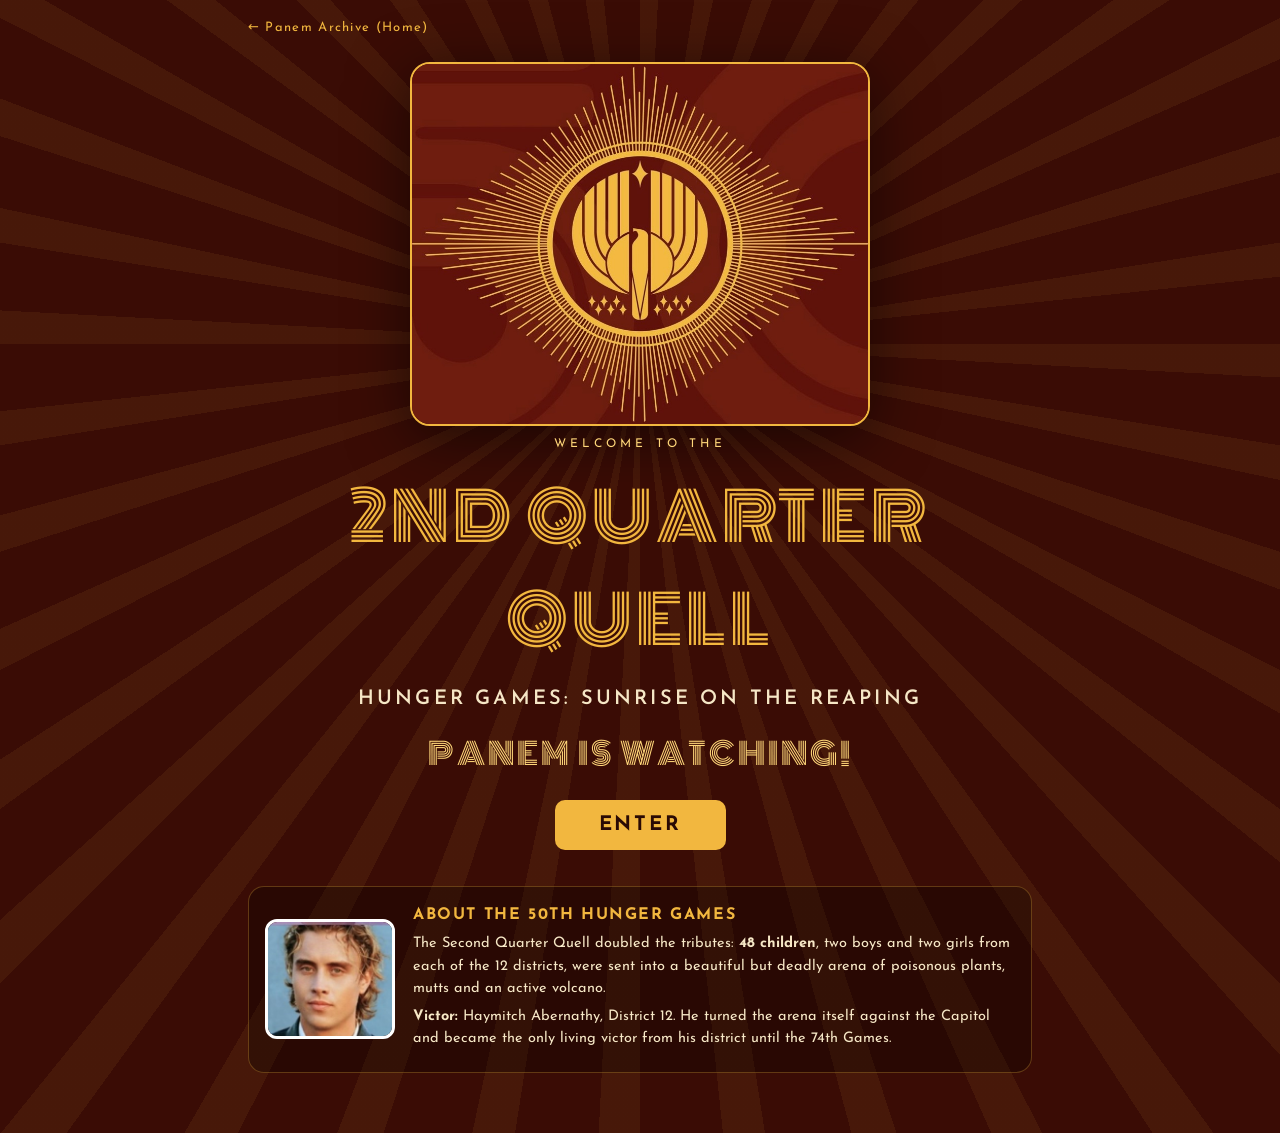
<file: panem-arena/panem-arena/50th-hunger-games/index.html>
<!DOCTYPE html>
<html lang="en">
<head>
<base href="../">
<meta charset="utf-8">
<meta name="viewport" content="width=device-width,initial-scale=1,maximum-scale=1,user-scalable=no,viewport-fit=cover">
<title>50th Hunger Games — Second Quarter Quell | Sunrise on the Reaping</title>
<meta name="description" content="Play the 50th Hunger Games: a 3D arena survival game with 48 tributes.">
<link rel="preconnect" href="https://fonts.googleapis.com"><link rel="preconnect" href="https://fonts.gstatic.com" crossorigin>
<link href="https://fonts.googleapis.com/css2?family=Josefin+Sans:wght@400;600;700&family=Monoton&display=swap" rel="stylesheet">
<link rel="stylesheet" href="assets/style.css">
<link rel="stylesheet" href="assets/game.css">
</head>
<body class="g50">

<!-- ============ 1. WELCOME ============ -->
<section id="screen-welcome" class="screen active">
  <div class="rays"></div>
  <div class="welcome-box">
    <a class="back" href="index.html">&larr; Panem Archive (Home)</a>
    <img class="w-logo" src="assets/img/logo-50th.jpg" alt="50th Hunger Games emblem">
    <p class="kicker">WELCOME TO THE</p>
    <h1 class="deco">2nd Quarter Quell</h1>
    <h2 class="sub">Hunger Games: Sunrise on the Reaping</h2>
    <p class="slogan">PANEM IS WATCHING!</p>
    <button id="btn-enter" class="btn big">ENTER</button>
    <div class="about-50">
      <img id="w-haymitch" src="assets/img/tributes/haymitch.jpg" alt="Haymitch Abernathy">
      <div>
        <h3>About the 50th Hunger Games</h3>
        <p>The Second Quarter Quell doubled the tributes: <b>48 children</b>, two boys and two girls from each of the 12 districts, were sent into a beautiful but deadly arena of poisonous plants, mutts and an active volcano.</p>
        <p><b>Victor:</b> Haymitch Abernathy, District 12. He turned the arena itself against the Capitol and became the only living victor from his district until the 74th Games.</p>
      </div>
    </div>
  </div>
</section>

<!-- ============ 2. SELECT ============ -->
<section id="screen-select" class="screen">
  <header class="sel-head">
    <button class="back-btn" id="btn-back-welcome">&larr; Back</button>
    <h2 class="deco-sm">Select Your Tribute</h2>
    <span class="count">48 tributes • 12 districts</span>
  </header>
  <div class="sel-wrap">
    <div id="tribute-grid" class="tgrid"></div>
    <aside id="tribute-panel" class="tpanel">
      <div class="tp-top">
        <img id="tp-img" alt="">
        <div>
          <h3 id="tp-name">—</h3>
          <div id="tp-dist" class="tp-dist"></div>
          <div id="tp-meta" class="tp-meta"></div>
        </div>
        <img id="tp-badge" class="tp-badge" alt="">
      </div>
      <p id="tp-perk" class="tp-perk"></p>
      <p id="tp-bio" class="tp-bio"></p>

      <h4>Difficulty</h4>
      <div id="diff-pick" class="diffs"></div>
      <h4>Day length</h4>
      <div id="day-pick" class="chips">
        <button data-day="120">2:00</button><button data-day="180">3:00</button><button data-day="300" class="on">5:00</button>
      </div>
      <details class="how">
        <summary>How to play</summary>
        <div class="how-grid">
          <div><b>Keyboard + mouse</b><br>WASD move • Mouse look (click to capture) • Left click attack • Shift sprint • Space dash • E pick up / drink / eat • 1-2-3 weapon slots • Q cycle • H medkit • T autopilot • P pause • M mute</div>
          <div><b>Phone / tablet</b><br>Left stick moves • Drag the right side to look • ATK attacks • USE picks up, eats, drinks • DASH, MED and RUN buttons • Tap slots to switch weapons. Landscape works best.</div>
          <div><b>Weapons</b><br>🔪 Melee: knife, spear, mace<br>🏹 Ranged: bow, throwing knives, slingshot<br>🪓 Survival: axe, sword, trident, blowgun &amp; darts, sickle</div>
          <div><b>Survive</b><br>Rush the Cornucopia for weapons. Drink at ponds, eat orange fruit (never purple berries). Stay inside the safe zone and dodge volcano fireballs. Last tribute standing wins.</div>
        </div>
      </details>
      <button id="btn-start" class="btn big">ENTER THE ARENA</button>
    </aside>
  </div>
</section>

<!-- ============ 3. GAME ============ -->
<section id="screen-game" class="screen">
  <div id="viewport"></div>
  <div id="toxic-vignette"></div><div id="hit-flash"></div><div id="night-tint"></div>

  <div id="hud">
    <div id="hud-player">
      <img id="hp-img" alt=""><div class="hp-col">
        <div class="hp-row"><b id="hp-name">—</b><img id="hp-badge" alt=""></div>
        <small id="hp-dist"></small>
        <div class="bars">
          <div class="bar hp"><i id="bar-hp"></i><span id="val-hp"></span></div>
          <div class="bar hu"><i id="bar-hunger"></i><em>FOOD</em></div>
          <div class="bar th"><i id="bar-thirst"></i><em>WATER</em></div>
          <div class="bar st"><i id="bar-stam"></i><em>STAMINA</em></div>
        </div>
        <div id="hud-status"></div>
      </div>
    </div>

    <div id="hud-top">
      <div class="day"><b id="day-label">DAY 1</b><span id="day-time">5:00</span></div>
      <div class="clock"><div class="track"><div id="clock-night"></div></div><span id="clock-icon">☀️</span></div>
      <div class="alive"><b id="alive-n">48</b> tributes left • <b id="kills-n">0</b> kills</div>
    </div>

    <div id="hud-right">
      <canvas id="minimap" width="150" height="150"></canvas>
      <div class="rbtns">
        <button id="btn-speed" title="Game speed">⏩ ×1</button><button id="btn-mute" title="Sound (M)">🔊</button><button id="btn-pause" title="Pause (P)">⏸</button>
      </div>
      <div id="diff-ind"></div>
      <div id="hud-feed"></div>
    </div>

    <div id="hud-banner"></div>
    <div id="hud-toast"></div>
    <div id="countdown"></div>
    <div id="crosshair"></div>
    <div id="hud-prompt"></div>
    <div id="click-hint">Click the arena to capture the mouse</div>
    <div id="auto-ind">AUTOPILOT — <span class="k-pc">press T</span><span class="k-touch">tap AUTO</span> to take control</div>
    <div id="spec-bar">Spectating: <b id="spec-name"></b> — click / Space to switch • use ⏩ to speed up</div>

    <div id="hud-slots">
      <div class="slot" data-slot="0"><kbd>1</kbd><span class="ico">—</span><span class="nm">Melee</span><span class="am"></span></div>
      <div class="slot" data-slot="1"><kbd>2</kbd><span class="ico">—</span><span class="nm">Ranged</span><span class="am"></span></div>
      <div class="slot" data-slot="2"><kbd>3</kbd><span class="ico">—</span><span class="nm">Survival</span><span class="am"></span></div>
      <div class="slot med"><kbd>H</kbd><span class="ico">🩹</span><span class="nm">Medkit</span><span class="am">×<b id="med-n">0</b></span></div>
    </div>

    <div id="memorial"><b>THE FALLEN</b><span id="memorial-list"></span></div>

    <div class="touch-ui">
      <div id="joy"><div id="joy-knob"></div></div>
      <button id="btn-atk">ATK</button>
      <button id="btn-use">USE</button>
      <button id="btn-dash">DASH</button>
      <button id="btn-med">MED</button>
      <button id="btn-run">RUN</button>
      <button id="btn-auto" class="small">AUTO</button>
    </div>
  </div>

  <div id="loading" class="overlay show"><div><div class="spin"></div><p>Preparing the arena…</p></div></div>

  <div id="screen-pause" class="overlay"><div class="ov-box"><h2 class="deco-sm">Paused</h2>
    <button id="btn-resume" class="btn">Resume</button><a class="btn ghost" href="50th-hunger-games/index.html">Quit to menu</a></div></div>

  <div id="screen-death" class="overlay"><div class="ov-box"><h2 class="deco-sm">You have fallen</h2><p id="death-text"></p>
    <p class="muted">Your cannon has fired. The Games go on without you.</p>
    <button id="btn-spectate" class="btn">Spectate</button><button id="btn-skip" class="btn ghost">Skip to the result (×8)</button></div></div>

  <div id="screen-victor" class="overlay victor"><div id="confetti"></div><div class="ov-box big">
    <p class="kicker" id="v-title">THE VICTOR</p>
    <div class="v-card"><img id="v-img" alt=""><img id="v-badge" alt=""></div>
    <h2 id="v-name" class="deco"></h2><p id="v-dist" class="v-dist"></p>
    <p id="v-stats" class="muted"></p><p id="v-you"></p>
    <div class="row"><a class="btn" href="50th-hunger-games/index.html?select=1">Play again</a><a class="btn ghost" href="index.html">Back to home</a></div>
  </div></div>
</section>

<script src="assets/vendor/three.min.js"></script>
<script src="assets/js/data.js"></script>
<script src="assets/js/audio.js"></script>
<script src="assets/js/world.js"></script>
<script src="assets/js/actors.js"></script>
<script src="assets/js/main.js"></script>
<script src="assets/js/ui.js"></script>
</body>
</html>
</file>
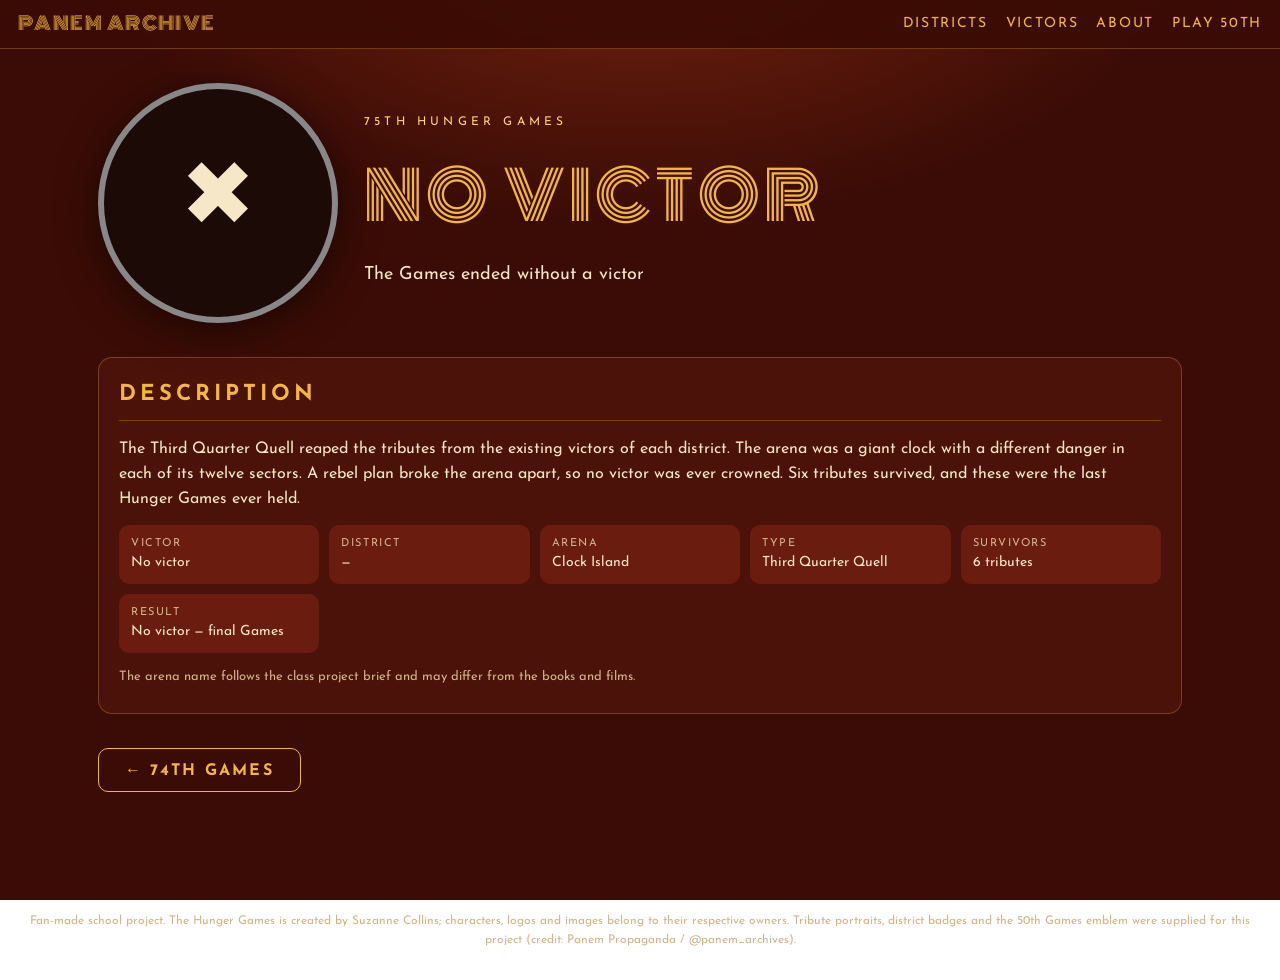
<file: panem-arena/panem-arena/75th-hunger-games/index.html>
<!DOCTYPE html>
<html lang="en"><head><base href="../"><meta charset="utf-8"><meta name="viewport" content="width=device-width,initial-scale=1"><title>75th Hunger Games — No victor</title><meta name="description" content="The Third Quarter Quell reaped the tributes from the existing victors of each district. The arena was a giant clock with a different danger in each of its twelve sectors. A rebel plan broke the arena apart, so no victor was ever crowned. Six tributes survived, and these were the last Hunger Games ever held."><link href="https://fonts.googleapis.com/css2?family=Josefin+Sans:wght@400;600;700&family=Monoton&display=swap" rel="stylesheet"><link rel="stylesheet" href="assets/style.css"></head><body><nav class="nav"><a class="brand" href="index.html">Panem Archive</a><a href="index.html#districts">Districts</a><a href="index.html#victors">Victors</a><a href="index.html#about">About</a><a href="50th-hunger-games/index.html">Play 50th</a></nav><div class="wrap"><div class="ed-hero"><div class="ed-photo" style="--dc:#888"><span style="font-size:90px">✖</span></div><div><p class="kicker">75th Hunger Games</p><h1 class="deco">No victor</h1><p style="font-size:18px;margin:4px 0">The Games ended without a victor</p></div></div><div class="about"><h2 class="sec" style="margin-top:0">Description</h2><p>The Third Quarter Quell reaped the tributes from the existing victors of each district. The arena was a giant clock with a different danger in each of its twelve sectors. A rebel plan broke the arena apart, so no victor was ever crowned. Six tributes survived, and these were the last Hunger Games ever held.</p><div class="facts"><div class="fact"><span>Victor</span>No victor</div><div class="fact"><span>District</span>—</div><div class="fact"><span>Arena</span>Clock Island</div><div class="fact"><span>Type</span>Third Quarter Quell</div><div class="fact"><span>Survivors</span>6 tributes</div><div class="fact"><span>Result</span>No victor — final Games</div></div><p class="muted" style="font-size:13px">The arena name follows the class project brief and may differ from the books and films.</p></div><div class="pn"><a class="btn ghost" href="74th-hunger-games/index.html">&larr; 74th Games</a><span></span></div></div><footer>Fan-made school project. The Hunger Games is created by Suzanne Collins; characters, logos and images belong to their respective owners. Tribute portraits, district badges and the 50th Games emblem were supplied for this project (credit: Panem Propaganda / @panem_archives).</footer></body></html>
</file>
